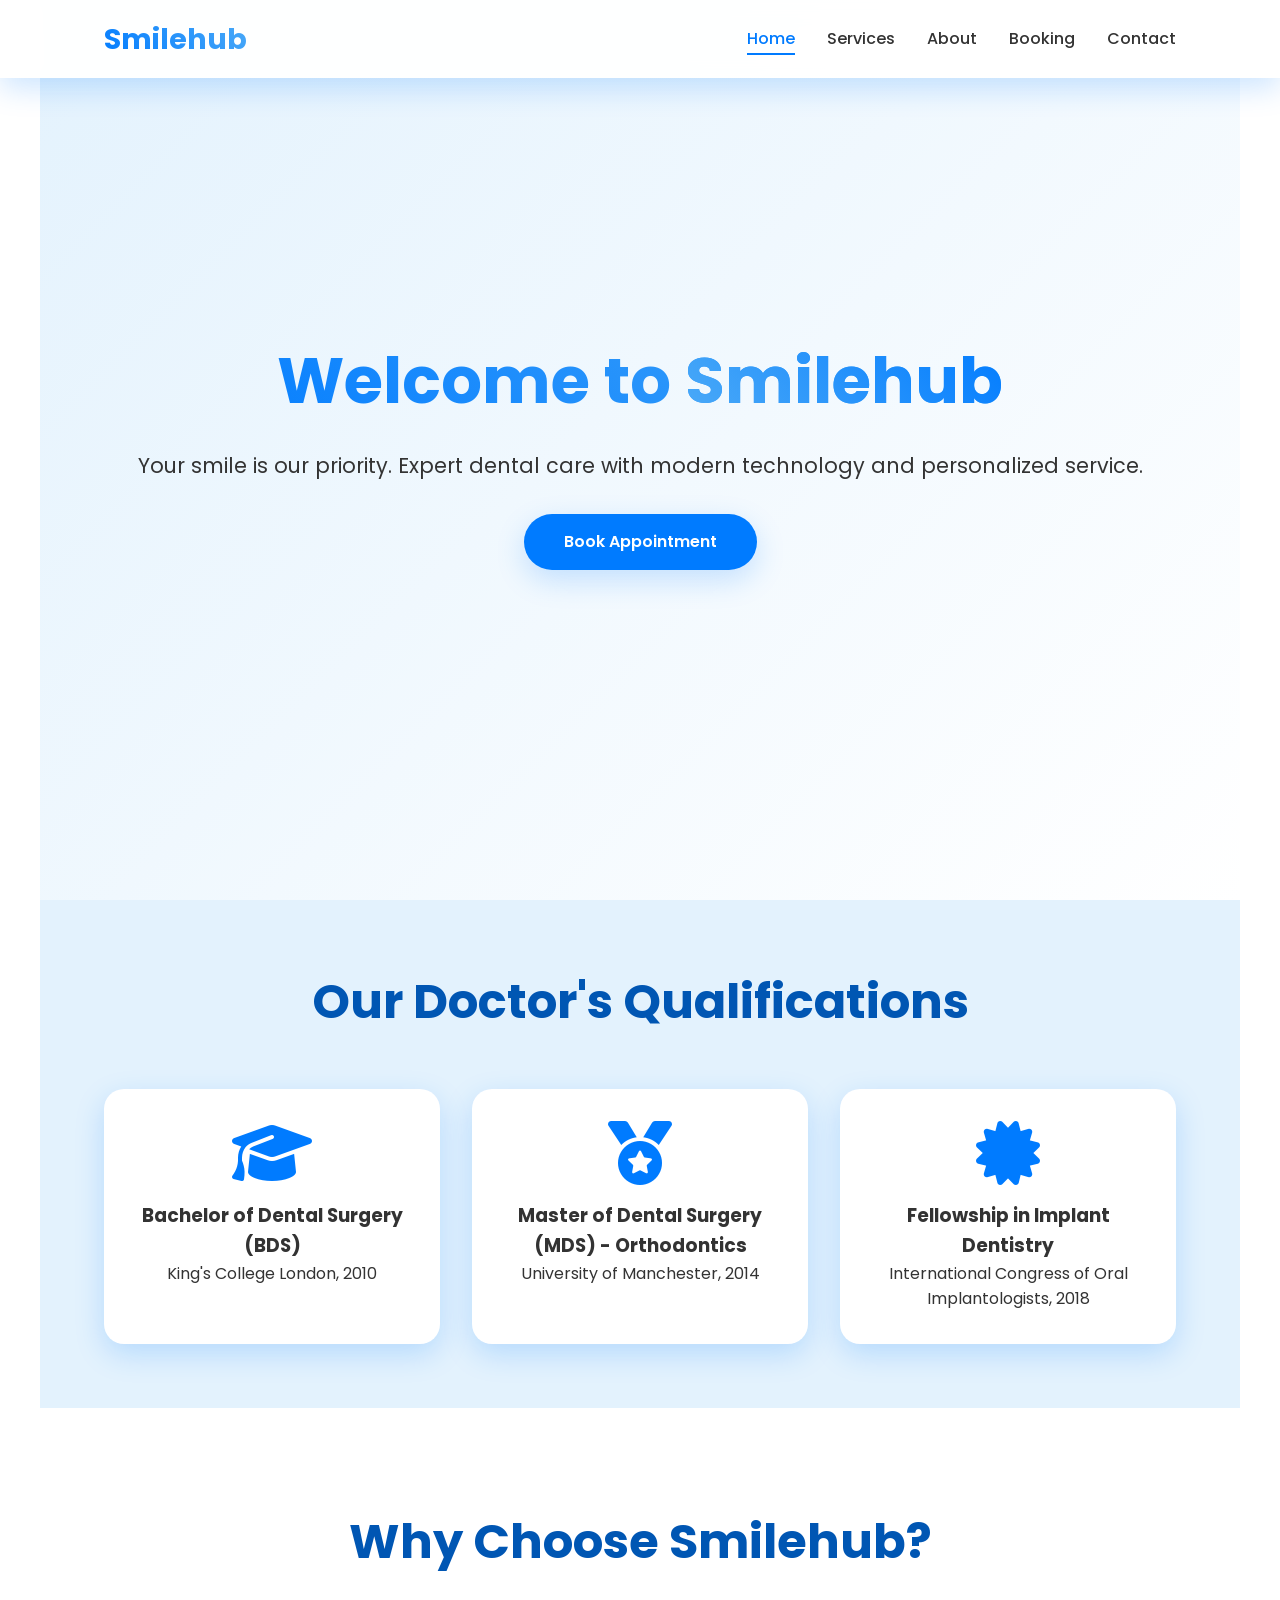
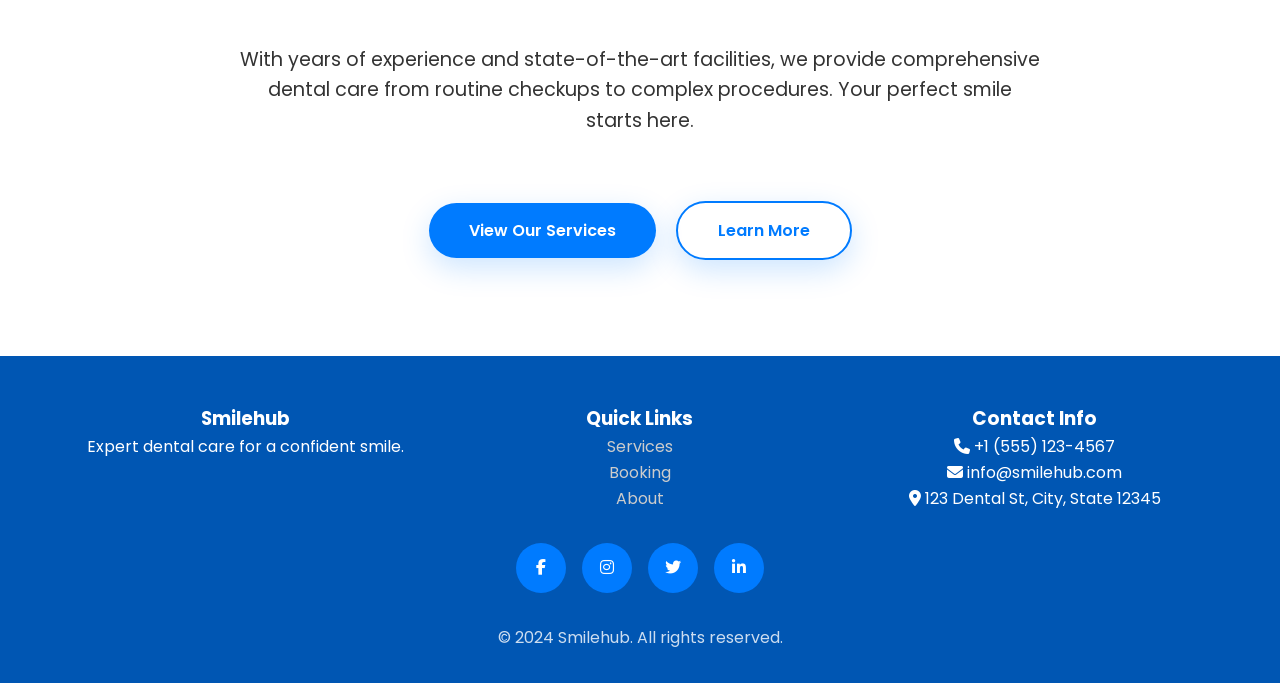
<file: index.html>
<!DOCTYPE html>
<html lang="en">
<head>
  <meta charset="UTF-8">
  <meta name="viewport" content="width=device-width, initial-scale=1.0">
  <title>Smilehub - Premier Dentist Clinic</title>
  <link rel="stylesheet" href="css/style.css">
  <link href="https://fonts.googleapis.com/css2?family=Poppins:wght@300;400;500;600;700&display=swap" rel="stylesheet">
  <link rel="stylesheet" href="https://cdnjs.cloudflare.com/ajax/libs/font-awesome/6.4.0/css/all.min.css">
  <meta name="description" content="Smilehub Dentist Clinic - Expert dental care with advanced treatments. Book your appointment today!">
</head>
<body>
  <!-- Header -->
  <header>
    <nav>
      <a href="index.html" class="logo">Smile<span style="color: var(--primary-blue);">hub</span></a>
      <ul class="nav-links">
        <li><a href="index.html" class="active">Home</a></li>
        <li><a href="services.html">Services</a></li>
        <li><a href="about.html">About</a></li>
        <li><a href="booking.html">Booking</a></li>
        <li><a href="contact.html">Contact</a></li>
      </ul>
      <div class="hamburger">
        <span></span>
        <span></span>
        <span></span>
      </div>
    </nav>
  </header>

  <!-- Hero Section -->
  <section class="hero">
    <div class="hero-content fade-in">
      <h1>Welcome to <span style="background: linear-gradient(45deg, var(--secondary-blue), var(--primary-blue)); -webkit-background-clip: text; -webkit-text-fill-color: transparent;">Smilehub</span></h1>
      <p>Your smile is our priority. Expert dental care with modern technology and personalized service.</p>
      <a href="booking.html" class="btn">Book Appointment</a>
    </div>
  </section>

  <!-- Degrees Section -->
  <section class="degrees fade-in">
    <h2>Our Doctor's Qualifications</h2>
    <div class="degrees-list">
      <div class="degree-item fade-in">
        <i class="fas fa-graduation-cap" style="font-size: 4rem; color: var(--primary-blue); margin-bottom: 1rem;"></i>
        <h3>Bachelor of Dental Surgery (BDS)</h3>
        <p>King's College London, 2010</p>
      </div>
      <div class="degree-item fade-in">
        <i class="fas fa-medal" style="font-size: 4rem; color: var(--primary-blue); margin-bottom: 1rem;"></i>
        <h3>Master of Dental Surgery (MDS) - Orthodontics</h3>
        <p>University of Manchester, 2014</p>
      </div>
      <div class="degree-item fade-in">
        <i class="fas fa-certificate" style="font-size: 4rem; color: var(--primary-blue); margin-bottom: 1rem;"></i>
        <h3>Fellowship in Implant Dentistry</h3>
        <p>International Congress of Oral Implantologists, 2018</p>
      </div>
    </div>
  </section>

  <!-- Intro Section -->
  <section class="fade-in">
    <h2>Why Choose Smilehub?</h2>
    <p style="text-align: center; font-size: 1.2rem; max-width: 800px; margin: 0 auto 4rem;">With years of experience and state-of-the-art facilities, we provide comprehensive dental care from routine checkups to complex procedures. Your perfect smile starts here.</p>
    <div style="text-align: center;">
      <a href="services.html" class="btn">View Our Services</a>
      <a href="about.html" class="btn" style="background: transparent; color: var(--primary-blue); border: 2px solid var(--primary-blue); margin-left: 1rem;">Learn More</a>
    </div>
  </section>

  <!-- Footer -->
  <footer>
    <div class="footer-content">
      <div>
        <h3>Smilehub</h3>
        <p>Expert dental care for a confident smile.</p>
      </div>
      <div>
        <h3>Quick Links</h3>
        <ul style="list-style: none;">
          <li><a href="services.html" style="color: #ccc; text-decoration: none;">Services</a></li>
          <li><a href="booking.html" style="color: #ccc; text-decoration: none;">Booking</a></li>
          <li><a href="about.html" style="color: #ccc; text-decoration: none;">About</a></li>
        </ul>
      </div>
      <div>
        <h3>Contact Info</h3>
        <p><i class="fas fa-phone"></i> +1 (555) 123-4567</p>
        <p><i class="fas fa-envelope"></i> info@smilehub.com</p>
        <p><i class="fas fa-map-marker-alt"></i> 123 Dental St, City, State 12345</p>
      </div>
    </div>
    <div class="social-links">
      <a href="#"><i class="fab fa-facebook-f"></i></a>
      <a href="#"><i class="fab fa-instagram"></i></a>
      <a href="#"><i class="fab fa-twitter"></i></a>
      <a href="#"><i class="fab fa-linkedin-in"></i></a>
    </div>
    <p style="margin-top: 2rem; opacity: 0.8;">&copy; 2024 Smilehub. All rights reserved.</p>
  </footer>

  <script src="js/script.js"></script>
</body>
</html>
</file>
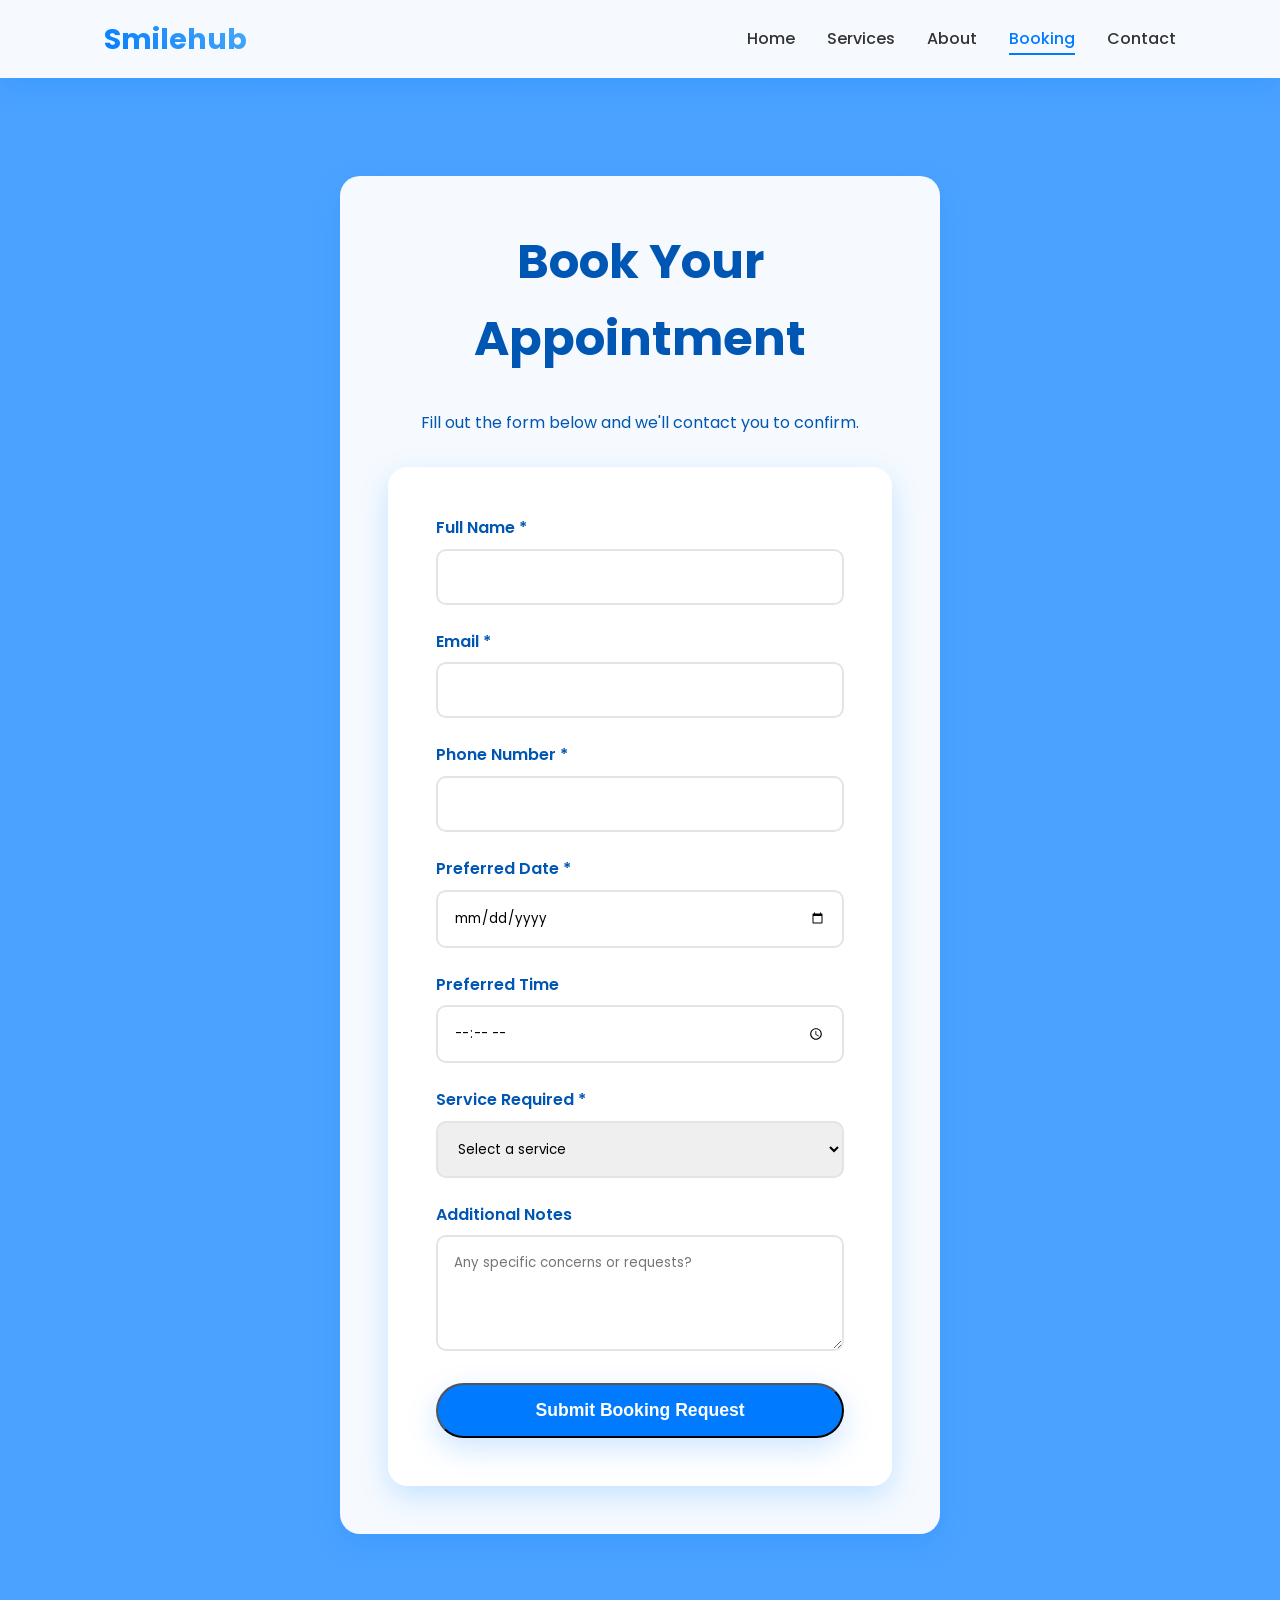
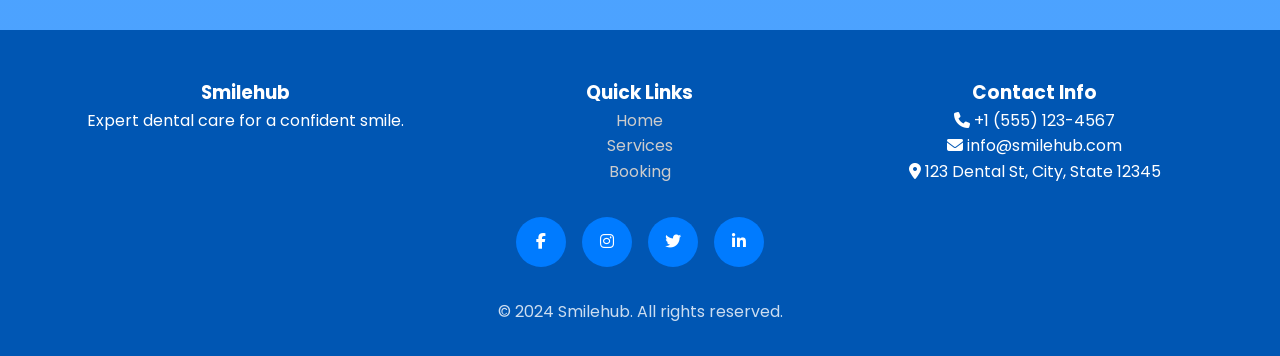
<file: booking.html>
<!DOCTYPE html>
<html lang="en">
<head>
  <meta charset="UTF-8">
  <meta name="viewport" content="width=device-width, initial-scale=1.0">
  <title>Book Appointment - Smilehub Dentist Clinic</title>
  <link rel="stylesheet" href="css/style.css">
  <link href="https://fonts.googleapis.com/css2?family=Poppins:wght@300;400;500;600;700&display=swap" rel="stylesheet">
  <link rel="stylesheet" href="https://cdnjs.cloudflare.com/ajax/libs/font-awesome/6.4.0/css/all.min.css">
  <meta name="description" content="Book your dental appointment at Smilehub easily online.">
</head>
<body class="booking-bg">
  <!-- Header -->
  <header>
    <nav>
      <a href="index.html" class="logo">Smile<span style="color: var(--primary-blue);">hub</span></a>
      <ul class="nav-links">
        <li><a href="index.html">Home</a></li>
        <li><a href="services.html">Services</a></li>
        <li><a href="about.html">About</a></li>
        <li><a href="booking.html" class="active">Booking</a></li>
        <li><a href="contact.html">Contact</a></li>
      </ul>
      <div class="hamburger">
        <span></span>
        <span></span>
        <span></span>
      </div>
    </nav>
  </header>

  <main style="min-height: calc(100vh - 200px); padding-top: 80px;">
    <section style="min-height: 80vh; display: flex; align-items: center;">
      <div class="booking-form fade-in" style="animation-delay: 0.2s;">
        <h2 style="text-align: center; margin-bottom: 2rem; color: var(--dark-blue);">Book Your Appointment</h2>
        <p style="text-align: center; margin-bottom: 2rem; color: var(--dark-blue);">Fill out the form below and we'll contact you to confirm.</p>
        
        <form class="booking-form">
          <div class="form-group">
            <label for="name">Full Name *</label>
            <input type="text" id="name" name="name" required>
          </div>
          
          <div class="form-group">
            <label for="email">Email *</label>
            <input type="email" id="email" name="email" required>
          </div>
          
          <div class="form-group">
            <label for="phone">Phone Number *</label>
            <input type="tel" id="phone" name="phone" required>
          </div>
          
          <div class="form-group">
            <label for="date">Preferred Date *</label>
            <input type="date" id="date" name="date" required>
          </div>
          
          <div class="form-group">
            <label for="time">Preferred Time</label>
            <input type="time" id="time" name="time">
          </div>
          
          <div class="form-group">
            <label for="service">Service Required *</label>
            <select id="service" name="service" required>
              <option value="">Select a service</option>
              <option value="cleaning">Teeth Cleaning</option>
              <option value="root-canal">Root Canal Therapy</option>
              <option value="implants">Dental Implants</option>
              <option value="whitening">Teeth Whitening</option>
              <option value="orthodontics">Orthodontics</option>
              <option value="cosmetic">Cosmetic Dentistry</option>
            </select>
          </div>
          
          <div class="form-group">
            <label for="message">Additional Notes</label>
            <textarea id="message" name="message" rows="4" placeholder="Any specific concerns or requests?"></textarea>
          </div>
          
          <button type="submit" class="btn" style="width: 100%; font-size: 1.1rem;">Submit Booking Request</button>
        </form>
      </div>
    </section>
  </main>

  <!-- Footer -->
  <footer>
    <div class="footer-content">
      <div>
        <h3>Smilehub</h3>
        <p>Expert dental care for a confident smile.</p>
      </div>
      <div>
        <h3>Quick Links</h3>
        <ul style="list-style: none;">
          <li><a href="index.html" style="color: #ccc; text-decoration: none;">Home</a></li>
          <li><a href="services.html" style="color: #ccc; text-decoration: none;">Services</a></li>
          <li><a href="booking.html" style="color: #ccc; text-decoration: none;">Booking</a></li>
        </ul>
      </div>
      <div>
        <h3>Contact Info</h3>
        <p><i class="fas fa-phone"></i> +1 (555) 123-4567</p>
        <p><i class="fas fa-envelope"></i> info@smilehub.com</p>
        <p><i class="fas fa-map-marker-alt"></i> 123 Dental St, City, State 12345</p>
      </div>
    </div>
    <div class="social-links">
      <a href="#"><i class="fab fa-facebook-f"></i></a>
      <a href="#"><i class="fab fa-instagram"></i></a>
      <a href="#"><i class="fab fa-twitter"></i></a>
      <a href="#"><i class="fab fa-linkedin-in"></i></a>
    </div>
    <p style="margin-top: 2rem; opacity: 0.8;">&copy; 2024 Smilehub. All rights reserved.</p>
  </footer>

  <script src="js/script.js"></script>
</body>
</html>
</file>
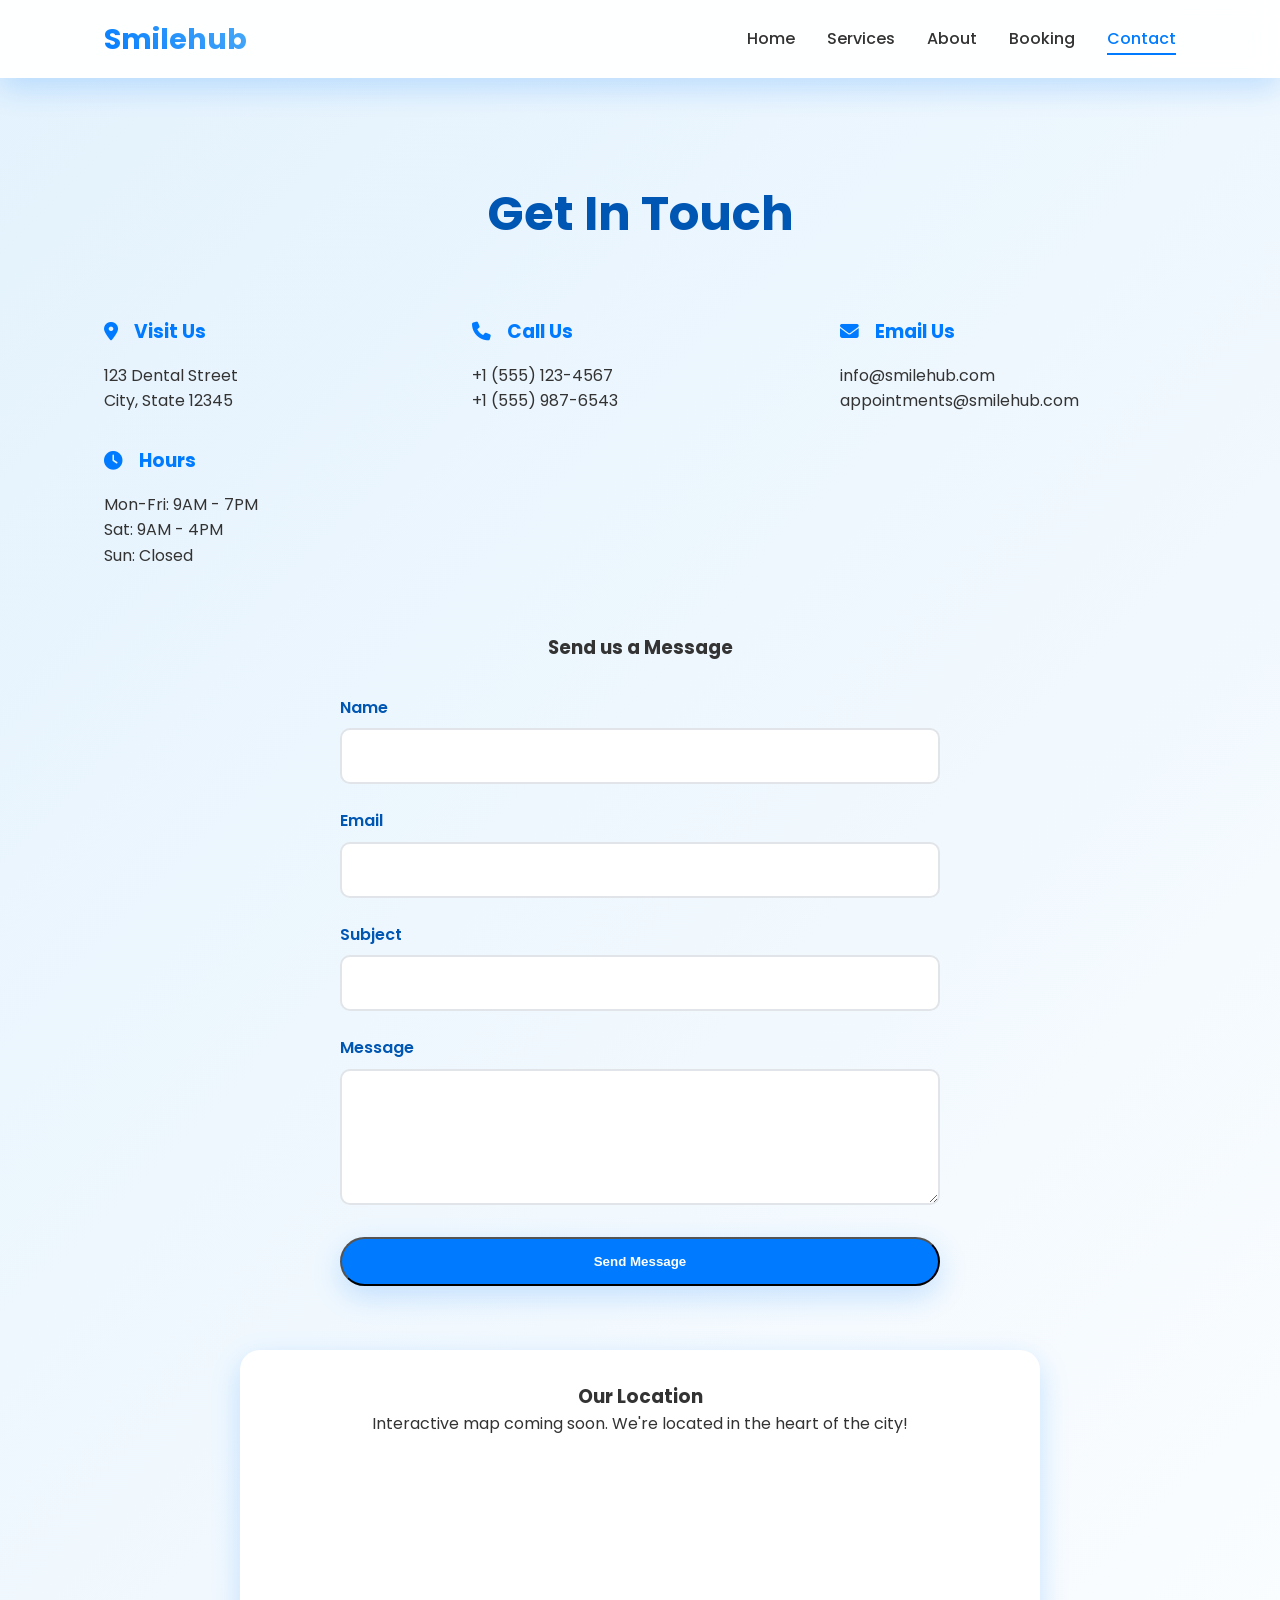
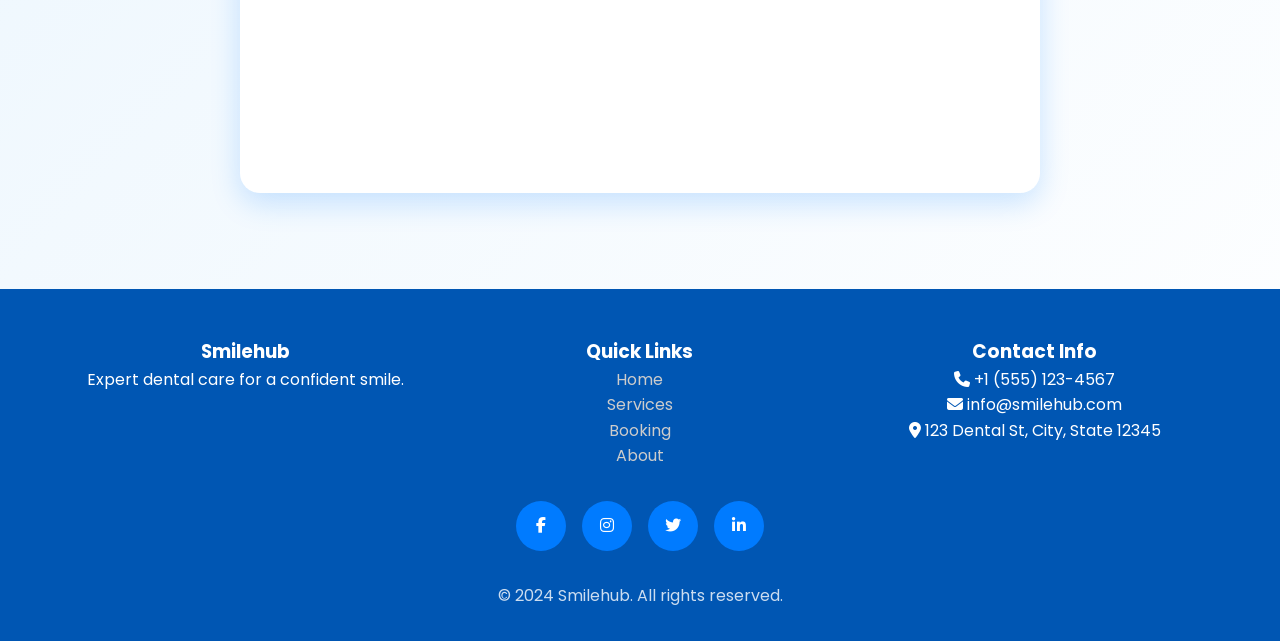
<file: contact.html>
<!DOCTYPE html>
<html lang="en">
<head>
  <meta charset="UTF-8">
  <meta name="viewport" content="width=device-width, initial-scale=1.0">
  <title>Contact Us - Smilehub Dentist Clinic</title>
  <link rel="stylesheet" href="css/style.css">
  <link href="https://fonts.googleapis.com/css2?family=Poppins:wght@300;400;500;600;700&display=swap" rel="stylesheet">
  <link rel="stylesheet" href="https://cdnjs.cloudflare.com/ajax/libs/font-awesome/6.4.0/css/all.min.css">
  <meta name="description" content="Contact Smilehub Dentist Clinic for appointments and inquiries.">
</head>
<body style="background: linear-gradient(135deg, var(--light-blue), var(--white));">
  <!-- Header -->
  <header>
    <nav>
      <a href="index.html" class="logo">Smile<span style="color: var(--primary-blue);">hub</span></a>
      <ul class="nav-links">
        <li><a href="index.html">Home</a></li>
        <li><a href="services.html">Services</a></li>
        <li><a href="about.html">About</a></li>
        <li><a href="booking.html">Booking</a></li>
        <li><a href="contact.html" class="active">Contact</a></li>
      </ul>
      <div class="hamburger">
        <span></span>
        <span></span>
        <span></span>
      </div>
    </nav>
  </header>

  <main style="min-height: calc(100vh - 200px); padding-top: 80px;">
    <section>
      <h2 class="fade-in">Get In Touch</h2>
      
      <div class="contact-info fade-in">
        <div class="contact-item">
          <h3><i class="fas fa-map-marker-alt" style="color: var(--primary-blue); margin-right: 1rem;"></i>Visit Us</h3>
          <p>123 Dental Street<br>City, State 12345</p>
        </div>
        <div class="contact-item">
          <h3><i class="fas fa-phone" style="color: var(--primary-blue); margin-right: 1rem;"></i>Call Us</h3>
          <p>+1 (555) 123-4567<br>+1 (555) 987-6543</p>
        </div>
        <div class="contact-item">
          <h3><i class="fas fa-envelope" style="color: var(--primary-blue); margin-right: 1rem;"></i>Email Us</h3>
          <p>info@smilehub.com<br>appointments@smilehub.com</p>
        </div>
        <div class="contact-item">
          <h3><i class="fas fa-clock" style="color: var(--primary-blue); margin-right: 1rem;"></i>Hours</h3>
          <p>Mon-Fri: 9AM - 7PM<br>Sat: 9AM - 4PM<br>Sun: Closed</p>
        </div>
      </div>

      <div style="max-width: 600px; margin: 4rem auto;">
        <h3 style="text-align: center; margin-bottom: 2rem;">Send us a Message</h3>
        <form class="contact-form fade-in">
          <div class="form-group">
            <label for="cname">Name</label>
            <input type="text" id="cname" name="name" required>
          </div>
          <div class="form-group">
            <label for="cemail">Email</label>
            <input type="email" id="cemail" name="email" required>
          </div>
          <div class="form-group">
            <label for="csubject">Subject</label>
            <input type="text" id="csubject" name="subject" required>
          </div>
          <div class="form-group">
            <label for="cmessage">Message</label>
            <textarea id="cmessage" name="message" rows="5" required></textarea>
          </div>
          <button type="submit" class="btn" style="width: 100%;">Send Message</button>
        </form>
      </div>

      <!-- Map Placeholder -->
      <div style="margin-top: 4rem; text-align: center;">
        <div style="background: var(--white); padding: 2rem; border-radius: 20px; box-shadow: var(--shadow); max-width: 800px; margin: 0 auto;">
          <h3>Our Location</h3>
          <p>Interactive map coming soon. We're located in the heart of the city!</p>
          <iframe src="https://www.google.com/maps/embed?pb=!1m18!1m12!1m3!1d3022.566748564656!2d-73.9864!3d40.7484!2m3!1f0!2f0!3f0!3m2!1i1024!2i768!4f13.1!3m3!1m2!1s0x0%3A0x0!2zNDDCsDQ0JzU0LjciTiA3M8KwNTknMTYuMyJX!5e0!3m2!1sen!2sus!4v1690000000000" width="100%" height="300" style="border:0; border-radius: 10px; margin-top: 1rem;" allowfullscreen="" loading="lazy"></iframe>
        </div>
      </div>
    </section>
  </main>

  <!-- Footer (same as others) -->
  <footer>
    <div class="footer-content">
      <div>
        <h3>Smilehub</h3>
        <p>Expert dental care for a confident smile.</p>
      </div>
      <div>
        <h3>Quick Links</h3>
        <ul style="list-style: none;">
          <li><a href="index.html" style="color: #ccc; text-decoration: none;">Home</a></li>
          <li><a href="services.html" style="color: #ccc; text-decoration: none;">Services</a></li>
          <li><a href="booking.html" style="color: #ccc; text-decoration: none;">Booking</a></li>
          <li><a href="about.html" style="color: #ccc; text-decoration: none;">About</a></li>
        </ul>
      </div>
      <div>
        <h3>Contact Info</h3>
        <p><i class="fas fa-phone"></i> +1 (555) 123-4567</p>
        <p><i class="fas fa-envelope"></i> info@smilehub.com</p>
        <p><i class="fas fa-map-marker-alt"></i> 123 Dental St, City, State 12345</p>
      </div>
    </div>
    <div class="social-links">
      <a href="#"><i class="fab fa-facebook-f"></i></a>
      <a href="#"><i class="fab fa-instagram"></i></a>
      <a href="#"><i class="fab fa-twitter"></i></a>
      <a href="#"><i class="fab fa-linkedin-in"></i></a>
    </div>
    <p style="margin-top: 2rem; opacity: 0.8;">&copy; 2024 Smilehub. All rights reserved.</p>
  </footer>

  <script src="js/script.js"></script>
</body>
</html>
</file>
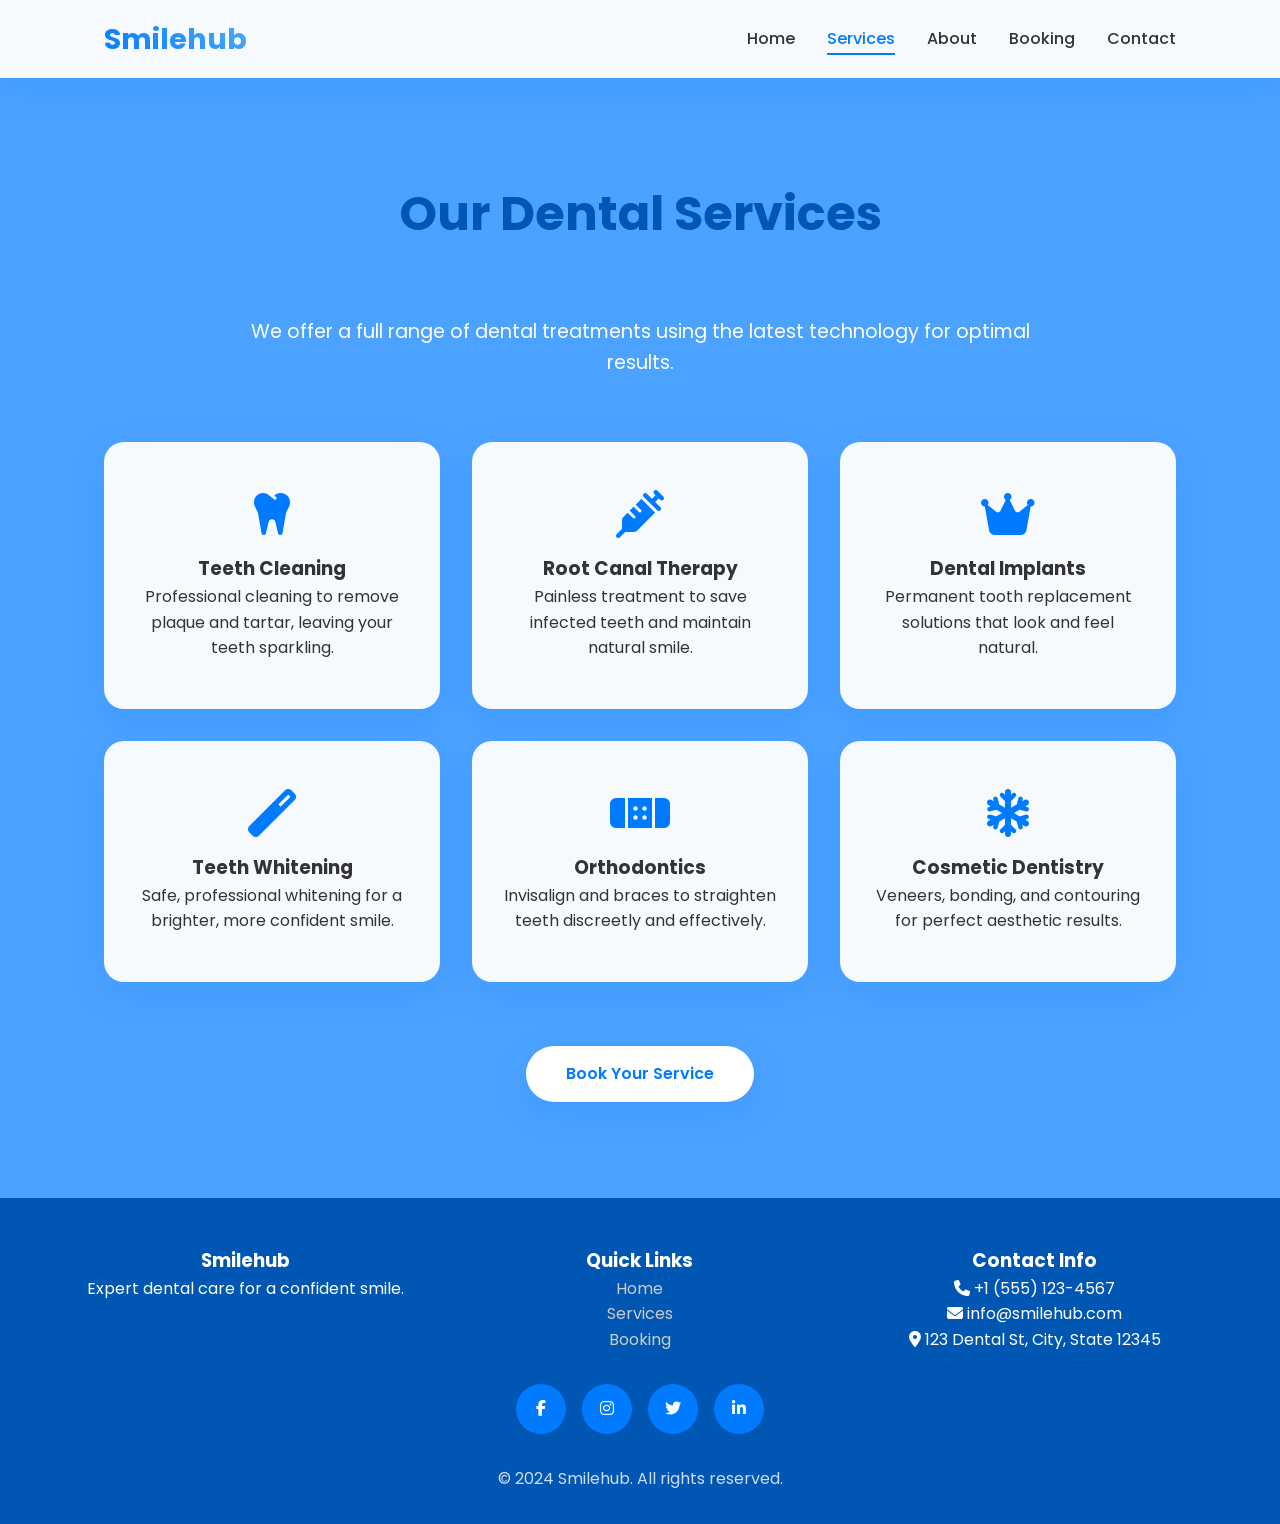
<file: services.html>
<!DOCTYPE html>
<html lang="en">
<head>
  <meta charset="UTF-8">
  <meta name="viewport" content="width=device-width, initial-scale=1.0">
  <title>Services - Smilehub Dentist Clinic</title>
  <link rel="stylesheet" href="css/style.css">
  <link href="https://fonts.googleapis.com/css2?family=Poppins:wght@300;400;500;600;700&display=swap" rel="stylesheet">
  <link rel="stylesheet" href="https://cdnjs.cloudflare.com/ajax/libs/font-awesome/6.4.0/css/all.min.css">
  <meta name="description" content="Comprehensive dental services at Smilehub: teeth whitening, implants, orthodontics & more.">
</head>
<body class="services-bg">
  <!-- Header -->
  <header>
    <nav>
      <a href="index.html" class="logo">Smile<span style="color: var(--primary-blue);">hub</span></a>
      <ul class="nav-links">
        <li><a href="index.html">Home</a></li>
        <li><a href="services.html" class="active">Services</a></li>
        <li><a href="about.html">About</a></li>
        <li><a href="booking.html">Booking</a></li>
        <li><a href="contact.html">Contact</a></li>
      </ul>
      <div class="hamburger">
        <span></span>
        <span></span>
        <span></span>
      </div>
    </nav>
  </header>

  <main style="min-height: calc(100vh - 200px); padding-top: 80px;">
    <section>
      <h2 class="fade-in">Our Dental Services</h2>
      <p style="text-align: center; font-size: 1.2rem; max-width: 800px; margin: 0 auto 4rem auto; color: var(--white);">We offer a full range of dental treatments using the latest technology for optimal results.</p>
      
      <div class="services-grid">
        <div class="service-card fade-in">
          <i class="fas fa-tooth"></i>
          <h3>Teeth Cleaning</h3>
          <p>Professional cleaning to remove plaque and tartar, leaving your teeth sparkling.</p>
        </div>
        <div class="service-card fade-in">
          <i class="fas fa-syringe"></i>
          <h3>Root Canal Therapy</h3>
          <p>Painless treatment to save infected teeth and maintain natural smile.</p>
        </div>
        <div class="service-card fade-in">
          <i class="fas fa-crown"></i>
          <h3>Dental Implants</h3>
          <p>Permanent tooth replacement solutions that look and feel natural.</p>
        </div>
        <div class="service-card fade-in">
          <i class="fas fa-magic"></i>
          <h3>Teeth Whitening</h3>
          <p>Safe, professional whitening for a brighter, more confident smile.</p>
        </div>
        <div class="service-card fade-in">
          <i class="fas fa-bandage"></i>
          <h3>Orthodontics</h3>
          <p>Invisalign and braces to straighten teeth discreetly and effectively.</p>
        </div>
        <div class="service-card fade-in">
          <i class="fas fa-snowflake"></i>
          <h3>Cosmetic Dentistry</h3>
          <p>Veneers, bonding, and contouring for perfect aesthetic results.</p>
        </div>
      </div>

      <div style="text-align: center; margin-top: 4rem;">
        <a href="booking.html" class="btn" style="background: var(--white); color: var(--primary-blue);">Book Your Service</a>
      </div>
    </section>
  </main>

  <!-- Footer -->
  <footer>
    <div class="footer-content">
      <div>
        <h3>Smilehub</h3>
        <p>Expert dental care for a confident smile.</p>
      </div>
      <div>
        <h3>Quick Links</h3>
        <ul style="list-style: none;">
          <li><a href="index.html" style="color: #ccc; text-decoration: none;">Home</a></li>
          <li><a href="services.html" style="color: #ccc; text-decoration: none;">Services</a></li>
          <li><a href="booking.html" style="color: #ccc; text-decoration: none;">Booking</a></li>
        </ul>
      </div>
      <div>
        <h3>Contact Info</h3>
        <p><i class="fas fa-phone"></i> +1 (555) 123-4567</p>
        <p><i class="fas fa-envelope"></i> info@smilehub.com</p>
        <p><i class="fas fa-map-marker-alt"></i> 123 Dental St, City, State 12345</p>
      </div>
    </div>
    <div class="social-links">
      <a href="#"><i class="fab fa-facebook-f"></i></a>
      <a href="#"><i class="fab fa-instagram"></i></a>
      <a href="#"><i class="fab fa-twitter"></i></a>
      <a href="#"><i class="fab fa-linkedin-in"></i></a>
    </div>
    <p style="margin-top: 2rem; opacity: 0.8;">&copy; 2024 Smilehub. All rights reserved.</p>
  </footer>

  <script src="js/script.js"></script>
</body>
</html>
</file>
<file: css/style.css>
* {
  margin: 0;
  padding: 0;
  box-sizing: border-box;
}

body {
  font-family: 'Poppins', sans-serif;
  line-height: 1.6;
  color: #333;
  overflow-x: hidden;
}

:root {
  --primary-blue: #007BFF;
  --secondary-blue: #4dabf7;
  --light-blue: #E3F2FD;
  --dark-blue: #0056b3;
  --white: #fff;
  --shadow: 0 10px 30px rgba(0,123,255,0.2);
  --transition: all 0.3s ease;
}

/* Header/Nav */
header {
  position: fixed;
  top: 0;
  width: 100%;
  background: rgba(255,255,255,0.95);
  backdrop-filter: blur(10px);
  z-index: 1000;
  box-shadow: var(--shadow);
  transition: var(--transition);
}

nav {
  display: flex;
  justify-content: space-between;
  align-items: center;
  padding: 1rem 5%;
  max-width: 1200px;
  margin: 0 auto;
}

.logo {
  font-size: 1.8rem;
  font-weight: 700;
  background: linear-gradient(45deg, var(--primary-blue), var(--secondary-blue));
  -webkit-background-clip: text;
  -webkit-text-fill-color: transparent;
  text-decoration: none;
}

.nav-links {
  display: flex;
  list-style: none;
  gap: 2rem;
}

.nav-links a {
  text-decoration: none;
  color: #333;
  font-weight: 500;
  position: relative;
  transition: var(--transition);
}

.nav-links a:hover,
.nav-links a.active {
  color: var(--primary-blue);
}

.nav-links a::after {
  content: '';
  position: absolute;
  bottom: -5px;
  left: 0;
  width: 0;
  height: 2px;
  background: var(--primary-blue);
  transition: var(--transition);
}

.nav-links a:hover::after,
.nav-links a.active::after {
  width: 100%;
}

.hamburger {
  display: none;
  flex-direction: column;
  cursor: pointer;
}

.hamburger span {
  width: 25px;
  height: 3px;
  background: #333;
  margin: 3px 0;
  transition: var(--transition);
}

/* Hero/Home */
.hero {
  height: 100vh;
  background: linear-gradient(135deg, var(--light-blue), var(--white));
  display: flex;
  align-items: center;
  justify-content: center;
  text-align: center;
  padding: 0 5%;
  position: relative;
  overflow: hidden;
}

.hero::before {
  content: '';
  position: absolute;
  top: 0;
  left: 0;
  right: 0;
  bottom: 0;
  background: url('https://images.unsplash.com/photo-1581557874075-ece32c9f881e?w=1920&auto=format&fit=crop') center/cover no-repeat; /* Doctor image */
  opacity: 0.7;
  z-index: -1;
}

.hero-content h1 {
  font-size: 4rem;
  margin-bottom: 1rem;
  background: linear-gradient(45deg, var(--primary-blue), var(--secondary-blue));
  -webkit-background-clip: text;
  -webkit-text-fill-color: transparent;
  animation: fadeInUp 1s ease;
}

.hero-content p {
  font-size: 1.3rem;
  margin-bottom: 2rem;
  animation: fadeInUp 1s ease 0.2s both;
}

.btn {
  display: inline-block;
  padding: 15px 40px;
  background: var(--primary-blue);
  color: var(--white);
  text-decoration: none;
  border-radius: 50px;
  font-weight: 600;
  transition: var(--transition);
  box-shadow: var(--shadow);
  animation: fadeInUp 1s ease 0.4s both;
}

.btn:hover {
  transform: translateY(-5px);
  box-shadow: 0 20px 40px rgba(0,123,255,0.3);
}

/* Degrees Section */
.degrees {
  padding: 4rem 5%;
  background: var(--light-blue);
  text-align: center;
}

.degrees h2 {
  font-size: 3rem;
  margin-bottom: 3rem;
  color: var(--dark-blue);
}

.degrees-list {
  display: grid;
  grid-template-columns: repeat(auto-fit, minmax(250px, 1fr));
  gap: 2rem;
  max-width: 1200px;
  margin: 0 auto;
}

.degree-item {
  background: var(--white);
  padding: 2rem;
  border-radius: 20px;
  box-shadow: var(--shadow);
  transform: translateY(50px);
  opacity: 0;
  transition: var(--transition);
}

.degree-item.animate {
  transform: translateY(0);
  opacity: 1;
}

/* Sections */
section {
  padding: 6rem 5%;
  max-width: 1200px;
  margin: 0 auto;
}

h2 {
  font-size: 3rem;
  text-align: center;
  margin-bottom: 4rem;
  color: var(--dark-blue);
}

/* Services Page BG */
body.services-bg {
  background: linear-gradient(rgba(0,123,255,0.7), rgba(0,123,255,0.7)), url('https://images.unsplash.com/photo-1581212922134-95e71f28e273?w=1920&auto=format&fit=crop') center/cover fixed;
  background-blend-mode: overlay;
  min-height: 100vh;
}

.services-grid {
  display: grid;
  grid-template-columns: repeat(auto-fit, minmax(300px, 1fr));
  gap: 2rem;
}

.service-card {
  background: rgba(255,255,255,0.95);
  padding: 3rem 2rem;
  border-radius: 20px;
  text-align: center;
  box-shadow: var(--shadow);
  transition: var(--transition);
  backdrop-filter: blur(10px);
}

.service-card:hover {
  transform: translateY(-10px) scale(1.02);
}

.service-card i {
  font-size: 3rem;
  color: var(--primary-blue);
  margin-bottom: 1rem;
}

/* Booking Page BG */
body.booking-bg {
  background: linear-gradient(rgba(0,123,255,0.7), rgba(0,123,255,0.7)), url('https://images.unsplash.com/photo-1588205282192-7fcfeaa9be51?w=1920&auto=format&fit=crop') center/cover fixed;
  background-blend-mode: overlay;
  min-height: 100vh;
}

.booking-form {
  max-width: 600px;
  margin: 0 auto;
  background: rgba(255,255,255,0.95);
  padding: 3rem;
  border-radius: 20px;
  box-shadow: var(--shadow);
  backdrop-filter: blur(10px);
}

.form-group {
  margin-bottom: 1.5rem;
}

.form-group label {
  display: block;
  margin-bottom: 0.5rem;
  font-weight: 600;
  color: var(--dark-blue);
}

.form-group input,
.form-group select,
.form-group textarea {
  width: 100%;
  padding: 1rem;
  border: 2px solid #e1e5e9;
  border-radius: 10px;
  font-family: inherit;
  transition: var(--transition);
}

.form-group input:focus,
.form-group select:focus,
.form-group textarea:focus {
  outline: none;
  border-color: var(--primary-blue);
  box-shadow: 0 0 0 3px rgba(0,123,255,0.1);
}

/* About Page BG */
body.about-bg {
  background: linear-gradient(rgba(0,123,255,0.7), rgba(0,123,255,0.7)), url('https://images.unsplash.com/photo-1612349317150-e413f6a5b16d?w=1920&auto=format&fit=crop') center/cover fixed;
  background-blend-mode: overlay;
  min-height: 100vh;
}

.team-grid {
  display: grid;
  grid-template-columns: repeat(auto-fit, minmax(250px, 1fr));
  gap: 2rem;
}

/* Contact */
.contact-info {
  display: grid;
  grid-template-columns: repeat(auto-fit, minmax(250px, 1fr));
  gap: 2rem;
  margin-bottom: 3rem;
}

.contact-item h3 {
  color: var(--primary-blue);
  margin-bottom: 1rem;
}

/* Footer */
footer {
  background: var(--dark-blue);
  color: var(--white);
  text-align: center;
  padding: 3rem 5% 2rem;
}

.footer-content {
  max-width: 1200px;
  margin: 0 auto 2rem;
  display: grid;
  grid-template-columns: repeat(auto-fit, minmax(200px, 1fr));
  gap: 2rem;
}

.social-links {
  display: flex;
  justify-content: center;
  gap: 1rem;
  margin-top: 1rem;
}

.social-links a {
  display: inline-block;
  width: 50px;
  height: 50px;
  background: var(--primary-blue);
  color: var(--white);
  text-align: center;
  line-height: 50px;
  border-radius: 50%;
  transition: var(--transition);
}

.social-links a:hover {
  background: var(--secondary-blue);
  transform: translateY(-3px);
}

/* Animations */
@keyframes fadeInUp {
  from {
    opacity: 0;
    transform: translateY(50px);
  }
  to {
    opacity: 1;
    transform: translateY(0);
  }
}

.fade-in {
  opacity: 0;
  transform: translateY(30px);
  transition: var(--transition);
}

.fade-in.animate {
  opacity: 1;
  transform: translateY(0);
}

/* Responsive */
@media (max-width: 768px) {
  .hamburger {
    display: flex;
  }

  .nav-links {
    position: fixed;
    left: -100%;
    top: 70px;
    flex-direction: column;
    background-color: var(--white);
    width: 100%;
    text-align: center;
    transition: 0.3s;
    box-shadow: var(--shadow);
    padding: 2rem 0;
  }

  .nav-links.active {
    left: 0;
  }

  .hero-content h1 {
    font-size: 2.5rem;
  }

  section {
    padding: 4rem 5%;
  }
}

/* Scroll indicator */
@media (prefers-reduced-motion: no-preference) {
  html {
    scroll-behavior: smooth;
  }
}

/* Loading */
.loading {
  opacity: 0;
  animation: fadeInUp 0.8s ease forwards;
}
</file>
